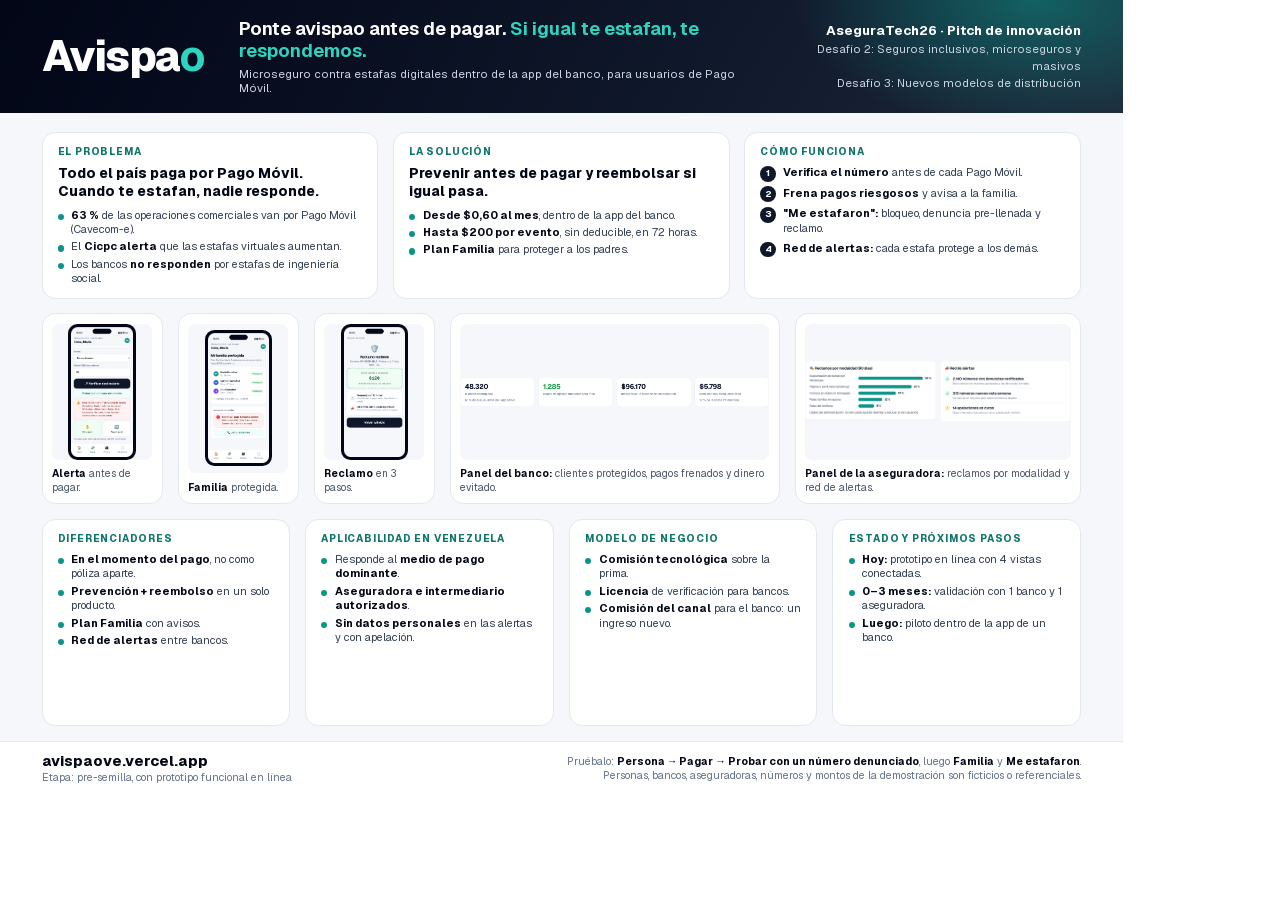
<file: postulacion/lamina.html>
<!DOCTYPE html>
<html lang="es">
<head>
<meta charset="utf-8">
<title>Avispao — Lámina resumen · AseguraTech26</title>
<style>
  @font-face { font-family: Geist; src: url(geist.woff2) format("woff2"); font-weight: 100 900; }
  @page { size: 297mm 210mm; margin: 0; }
  :root { --r50: #f0fdfa; --r100: #ccfbf1; --r200: #99f6e4; --r400: #2dd4bf; --r500: #0d9488; --r600: #0f766e; --t950: #020617; --t900: #0f172a; --t500: #64748b; --t200: #e2e8f0; }
  * { box-sizing: border-box; margin: 0; padding: 0; }
  html, body { width: 297mm; height: 210mm; }
  body { font-family: Geist, sans-serif; color: var(--t900); -webkit-print-color-adjust: exact; print-color-adjust: exact; font-size: 8.2pt; line-height: 1.32; }
  .hoja { width: 297mm; height: 210mm; display: grid; grid-template-rows: 30mm 1fr 14mm; overflow: hidden; background: #f5f7fa; }
  header { background: radial-gradient(90mm 50mm at 92% 0%, rgba(13,148,136,.55), transparent 70%), linear-gradient(120deg, #020617 0%, #0f172a 60%, #1e293b 100%); color: #fff; display: flex; align-items: center; padding: 0 11mm; gap: 9mm; }
  .logo { font-size: 32pt; font-weight: 800; letter-spacing: -0.04em; line-height: 1; }
  .logo b { color: var(--r400); }
  .lema { font-size: 14pt; font-weight: 650; line-height: 1.2; }
  .lema span { color: var(--r400); }
  .lema small { display: block; margin-top: 1.5mm; font-size: 8.5pt; font-weight: 400; color: #cbd5e1; }
  .sello { margin-left: auto; text-align: right; font-size: 8.5pt; color: #cbd5e1; line-height: 1.5; }
  .sello b { color: #fff; font-size: 10pt; }
  main { padding: 5mm 11mm 4mm; display: grid; grid-template-columns: 1fr 1fr 1fr; grid-template-rows: auto auto 1fr; gap: 3.8mm; }
  .caja { background: #fff; border-radius: 3.5mm; padding: 3.2mm 4mm; border: 0.3mm solid var(--t200); }
  h2 { font-size: 7.5pt; font-weight: 750; letter-spacing: 0.08em; text-transform: uppercase; color: var(--r600); margin-bottom: 1.8mm; }
  .grande { font-size: 10.4pt; font-weight: 750; line-height: 1.25; color: var(--t950); margin-bottom: 2mm; }
  ul { list-style: none; }
  li { position: relative; padding-left: 3.6mm; margin-top: 0.8mm; color: #334155; }
  li::before { content: ""; position: absolute; left: 0; top: 1.6mm; width: 1.6mm; height: 1.6mm; border-radius: 50%; background: var(--r500); }
  li b { color: var(--t950); }
  ol.pasos { list-style: none; counter-reset: p; }
  ol.pasos li { padding-left: 6mm; margin-top: 1.6mm; }
  ol.pasos li::before { counter-increment: p; content: counter(p); width: 4.2mm; height: 4.2mm; top: 0.1mm; background: var(--t900); color: #fff; font-size: 7pt; font-weight: 700; display: flex; align-items: center; justify-content: center; }
  .capturas { grid-column: 1 / 4; display: grid; grid-template-columns: 0.55fr 0.55fr 0.55fr 1.5fr 1.3fr; gap: 4mm; }
  .captura { background: #fff; border-radius: 3.5mm; border: 0.3mm solid var(--t200); padding: 2.5mm; display: flex; flex-direction: column; }
  .captura .img { flex: 1; border-radius: 2mm; overflow: hidden; background: #f5f7fa; height: 36mm; display: flex; align-items: center; justify-content: center; }
  .captura img { max-width: 100%; max-height: 36mm; display: block; }
  .captura img.tel { border-radius: 2.5mm; border: 0.8mm solid var(--t950); }
  .captura p { margin-top: 2mm; font-size: 7.6pt; color: #475569; }
  .captura p b { color: var(--t950); }
  .fila3 { grid-column: 1 / 4; display: grid; grid-template-columns: repeat(4, 1fr); gap: 4mm; }
  footer { background: #fff; border-top: 0.3mm solid var(--t200); display: flex; align-items: center; gap: 6mm; padding: 0 11mm; font-size: 8pt; color: var(--t500); }
  footer .url { font-size: 11pt; font-weight: 750; color: var(--t950); }
  footer .demo { margin-left: auto; text-align: right; }
  footer b { color: var(--t950); }
</style>
</head>
<body>
<div class="hoja">
  <header>
    <div class="logo">Avispa<b>o</b></div>
    <div class="lema">Ponte avispao antes de pagar. <span>Si igual te estafan, te respondemos.</span>
      <small>Microseguro contra estafas digitales dentro de la app del banco, para usuarios de Pago Móvil.</small></div>
    <div class="sello"><b>AseguraTech26 · Pitch de innovación</b><br>Desafío 2: Seguros inclusivos, microseguros y masivos<br>Desafío 3: Nuevos modelos de distribución</div>
  </header>
  <main>
    <div class="caja">
      <h2>El problema</h2>
      <div class="grande">Todo el país paga por Pago Móvil. Cuando te estafan, nadie responde.</div>
      <ul>
        <li><b>63 %</b> de las operaciones comerciales van por Pago Móvil (Cavecom-e).</li>
        <li>El <b>Cicpc alerta</b> que las estafas virtuales aumentan.</li>
        <li>Los bancos <b>no responden</b> por estafas de ingeniería social.</li>
      </ul>
    </div>
    <div class="caja">
      <h2>La solución</h2>
      <div class="grande">Prevenir antes de pagar y reembolsar si igual pasa.</div>
      <ul>
        <li><b>Desde $0,60 al mes</b>, dentro de la app del banco.</li>
        <li><b>Hasta $200 por evento</b>, sin deducible, en 72 horas.</li>
        <li><b>Plan Familia</b> para proteger a los padres.</li>
      </ul>
    </div>
    <div class="caja">
      <h2>Cómo funciona</h2>
      <ol class="pasos">
        <li><b>Verifica el número</b> antes de cada Pago Móvil.</li>
        <li><b>Frena pagos riesgosos</b> y avisa a la familia.</li>
        <li><b>"Me estafaron":</b> bloqueo, denuncia pre-llenada y reclamo.</li>
        <li><b>Red de alertas:</b> cada estafa protege a los demás.</li>
      </ol>
    </div>
    <div class="capturas">
      <div class="captura"><div class="img"><img class="tel" src="img/tel-alerta.png"></div><p><b>Alerta</b> antes de pagar.</p></div>
      <div class="captura"><div class="img"><img class="tel" src="img/tel-familia.png"></div><p><b>Familia</b> protegida.</p></div>
      <div class="captura"><div class="img"><img class="tel" src="img/tel-enviado.png"></div><p><b>Reclamo</b> en 3 pasos.</p></div>
      <div class="captura"><div class="img"><img src="img/banco-kpis.png"></div><p><b>Panel del banco:</b> clientes protegidos, pagos frenados y dinero evitado.</p></div>
      <div class="captura"><div class="img"><img src="img/ase-graficos.png"></div><p><b>Panel de la aseguradora:</b> reclamos por modalidad y red de alertas.</p></div>
    </div>
    <div class="fila3">
      <div class="caja">
        <h2>Diferenciadores</h2>
        <ul>
          <li><b>En el momento del pago</b>, no como póliza aparte.</li>
          <li><b>Prevención + reembolso</b> en un solo producto.</li>
          <li><b>Plan Familia</b> con avisos.</li>
          <li><b>Red de alertas</b> entre bancos.</li>
        </ul>
      </div>
      <div class="caja">
        <h2>Aplicabilidad en Venezuela</h2>
        <ul>
          <li>Responde al <b>medio de pago dominante</b>.</li>
          <li><b>Aseguradora e intermediario autorizados</b>.</li>
          <li><b>Sin datos personales</b> en las alertas y con apelación.</li>
        </ul>
      </div>
      <div class="caja">
        <h2>Modelo de negocio</h2>
        <ul>
          <li><b>Comisión tecnológica</b> sobre la prima.</li>
          <li><b>Licencia</b> de verificación para bancos.</li>
          <li><b>Comisión del canal</b> para el banco: un ingreso nuevo.</li>
        </ul>
      </div>
      <div class="caja">
        <h2>Estado y próximos pasos</h2>
        <ul>
          <li><b>Hoy:</b> prototipo en línea con 4 vistas conectadas.</li>
          <li><b>0–3 meses:</b> validación con 1 banco y 1 aseguradora.</li>
          <li><b>Luego:</b> piloto dentro de la app de un banco.</li>
        </ul>
      </div>
    </div>
  </main>
  <footer>
    <div><div class="url">avispaove.vercel.app</div>Etapa: pre-semilla, con prototipo funcional en línea</div>
    <div class="demo">Pruébalo: <b>Persona → Pagar → Probar con un número denunciado</b>, luego <b>Familia</b> y <b>Me estafaron</b>.<br>Personas, bancos, aseguradoras, números y montos de la demostración son ficticios o referenciales.</div>
  </footer>
</div>
</body>
</html>
</file>
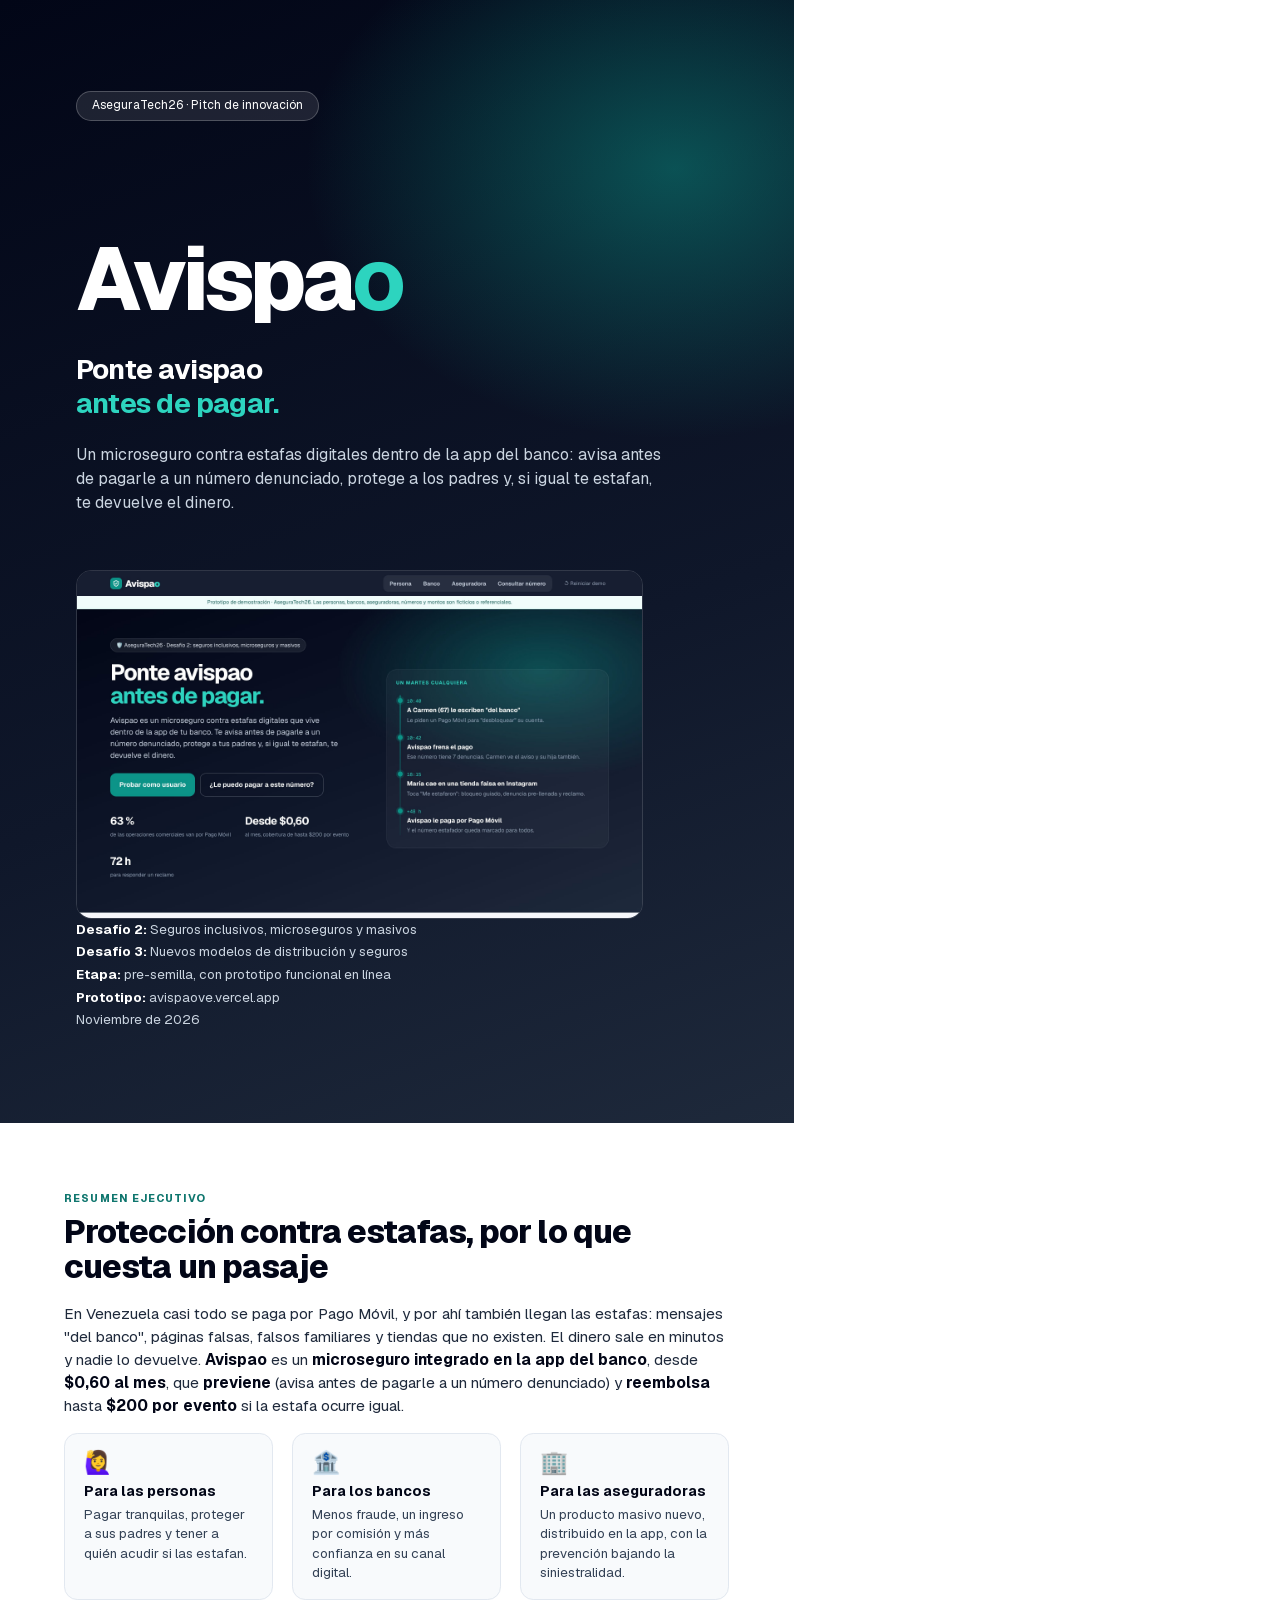
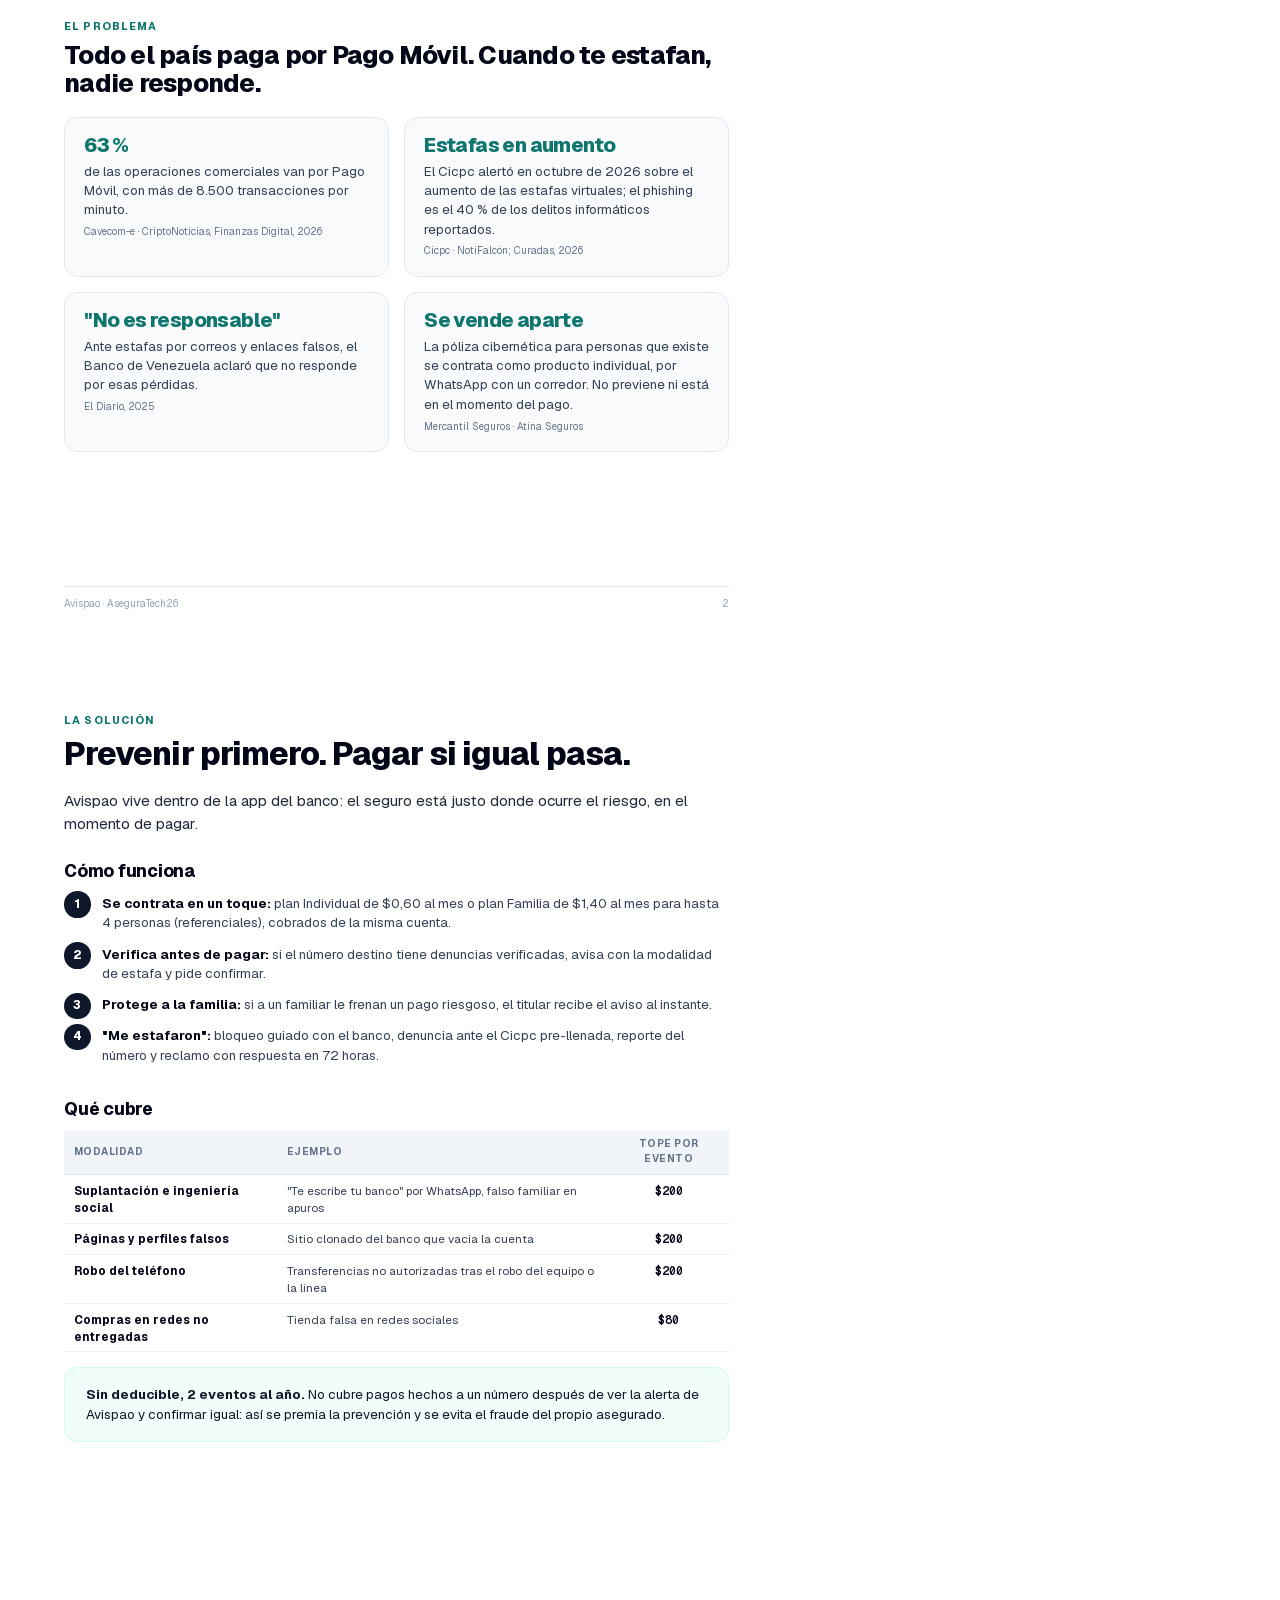
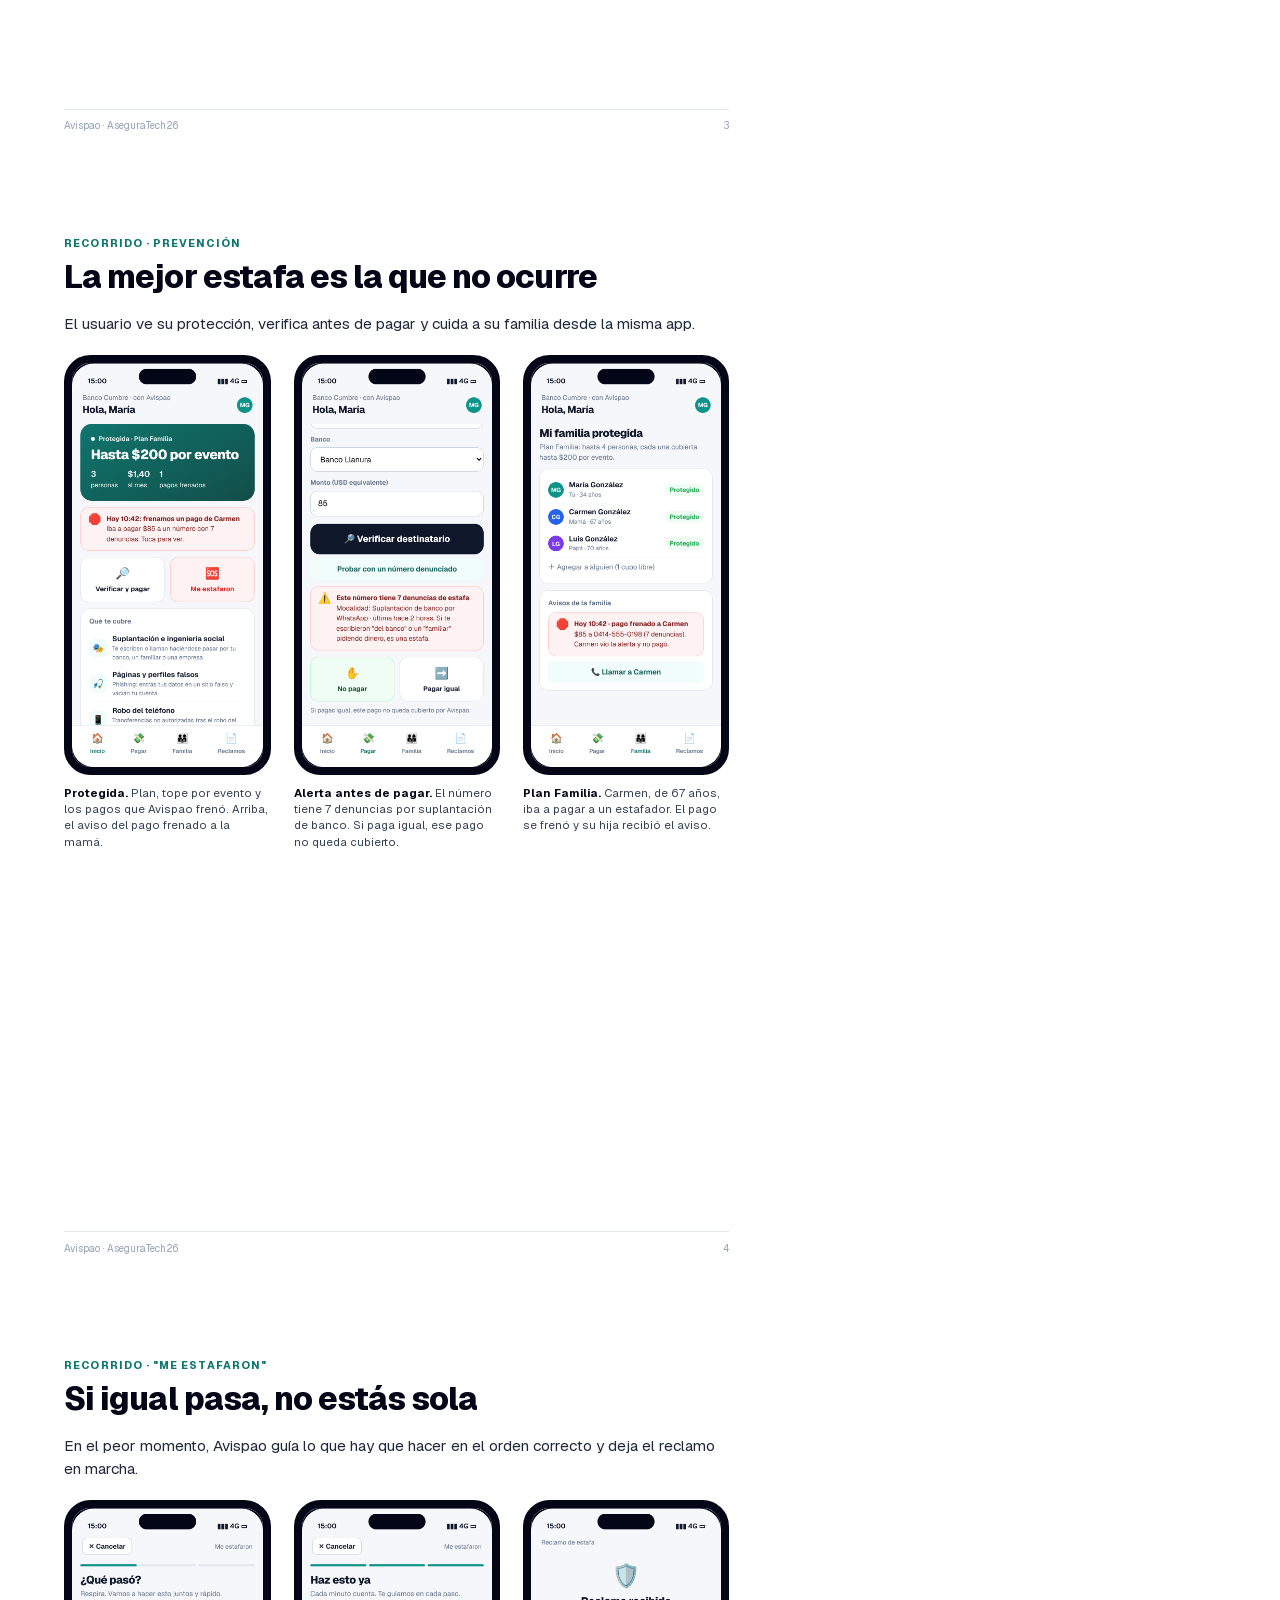
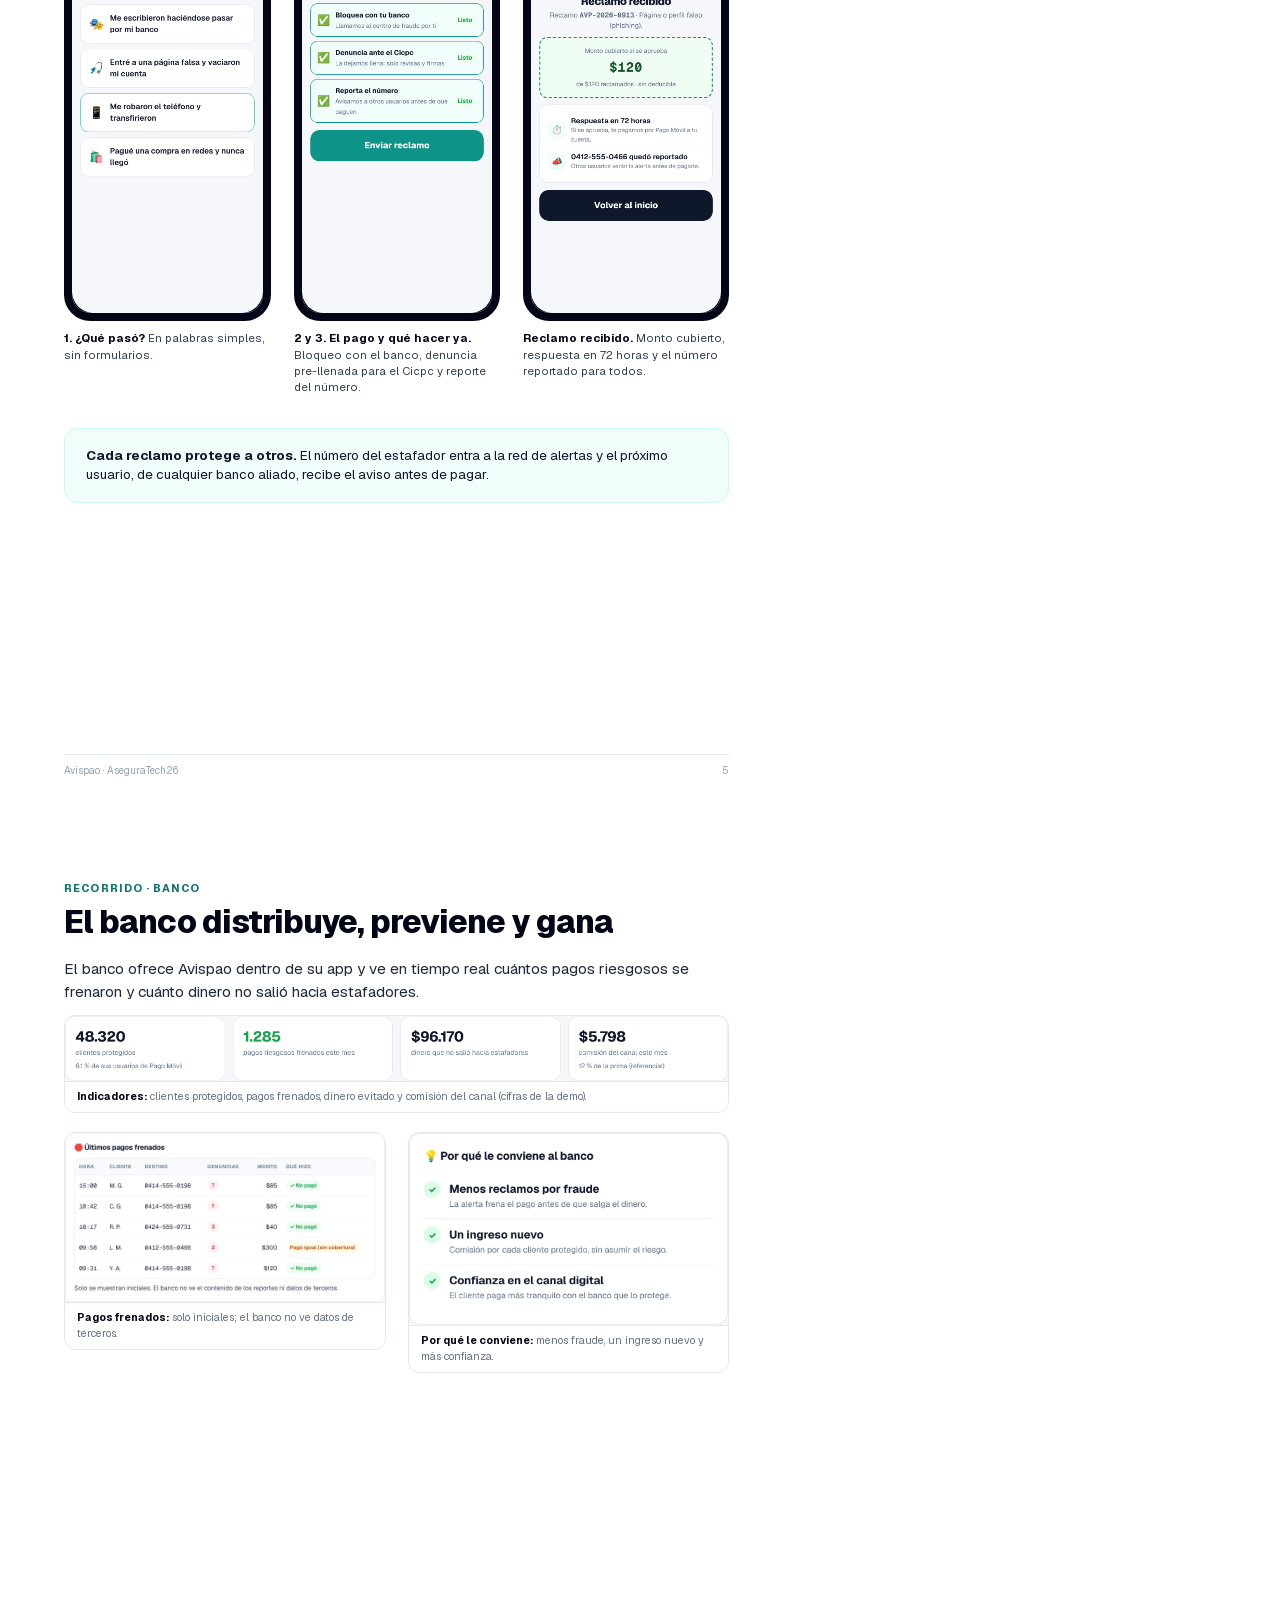
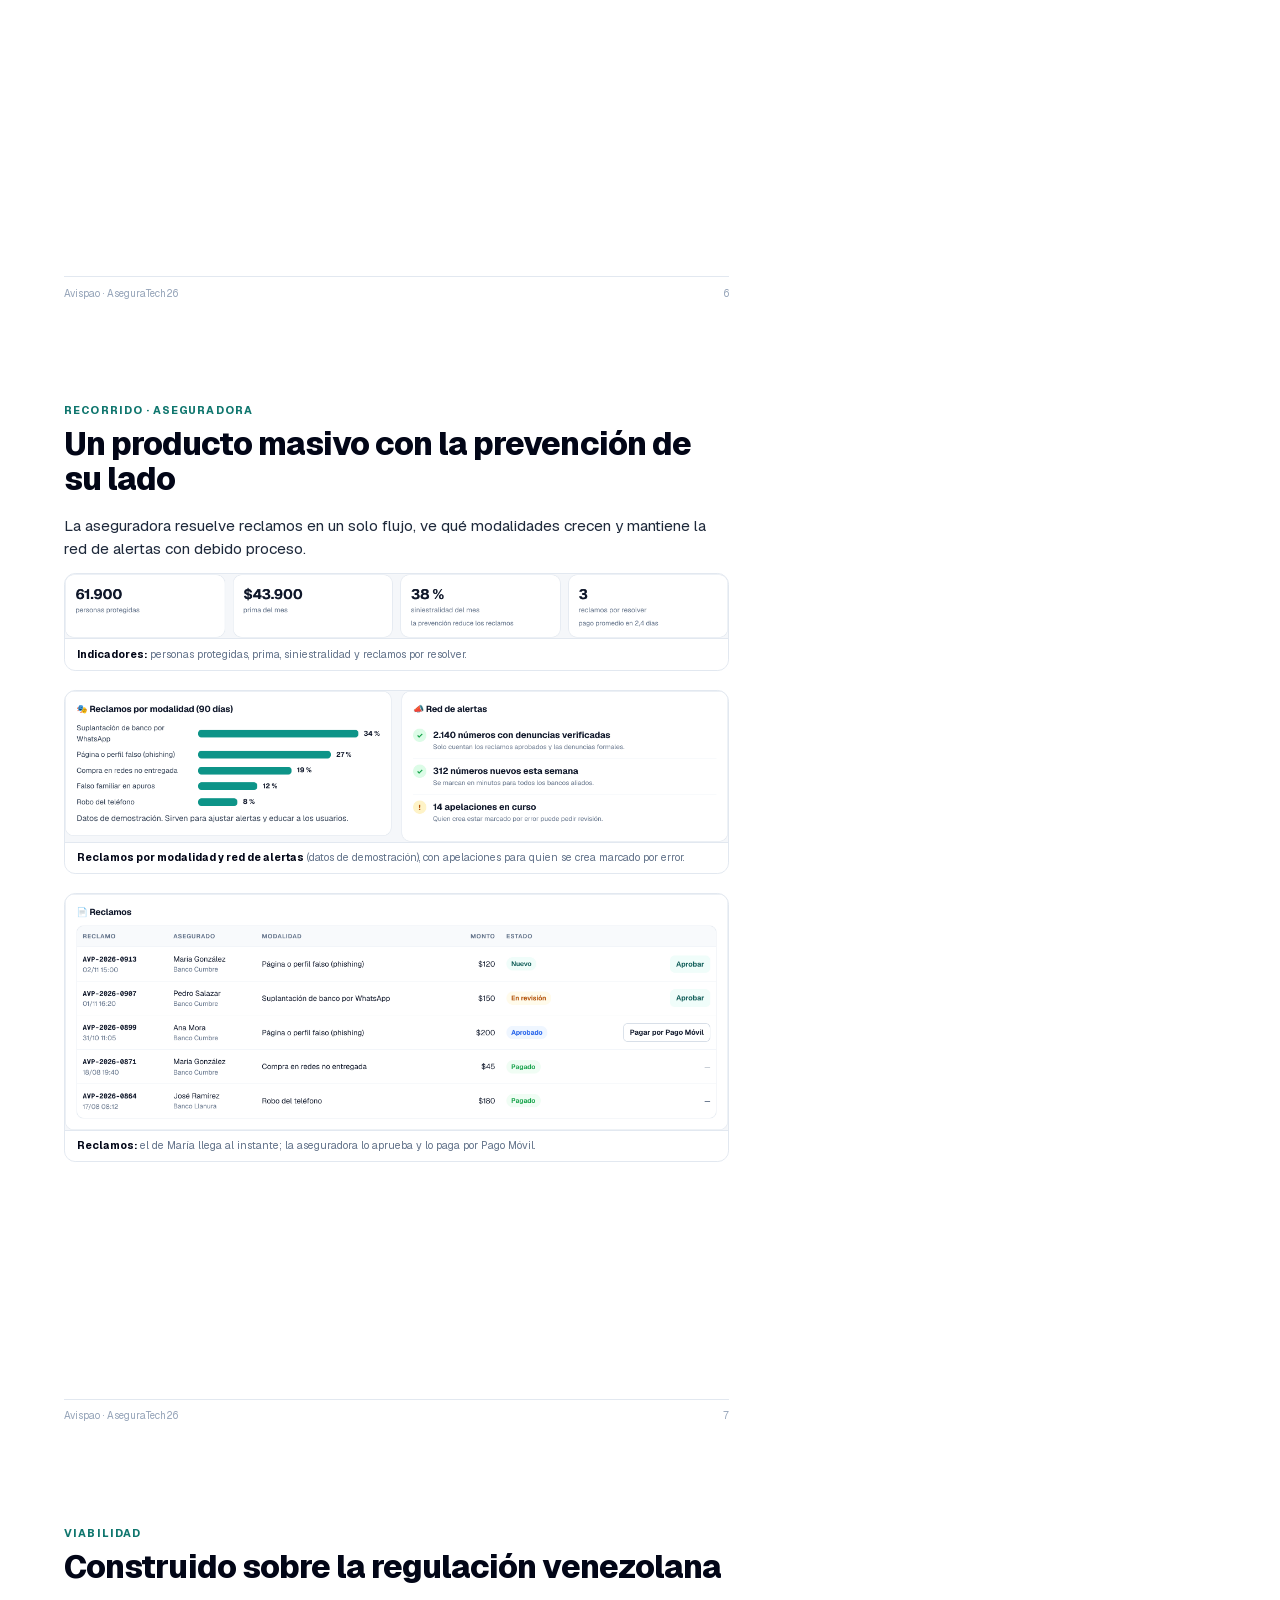
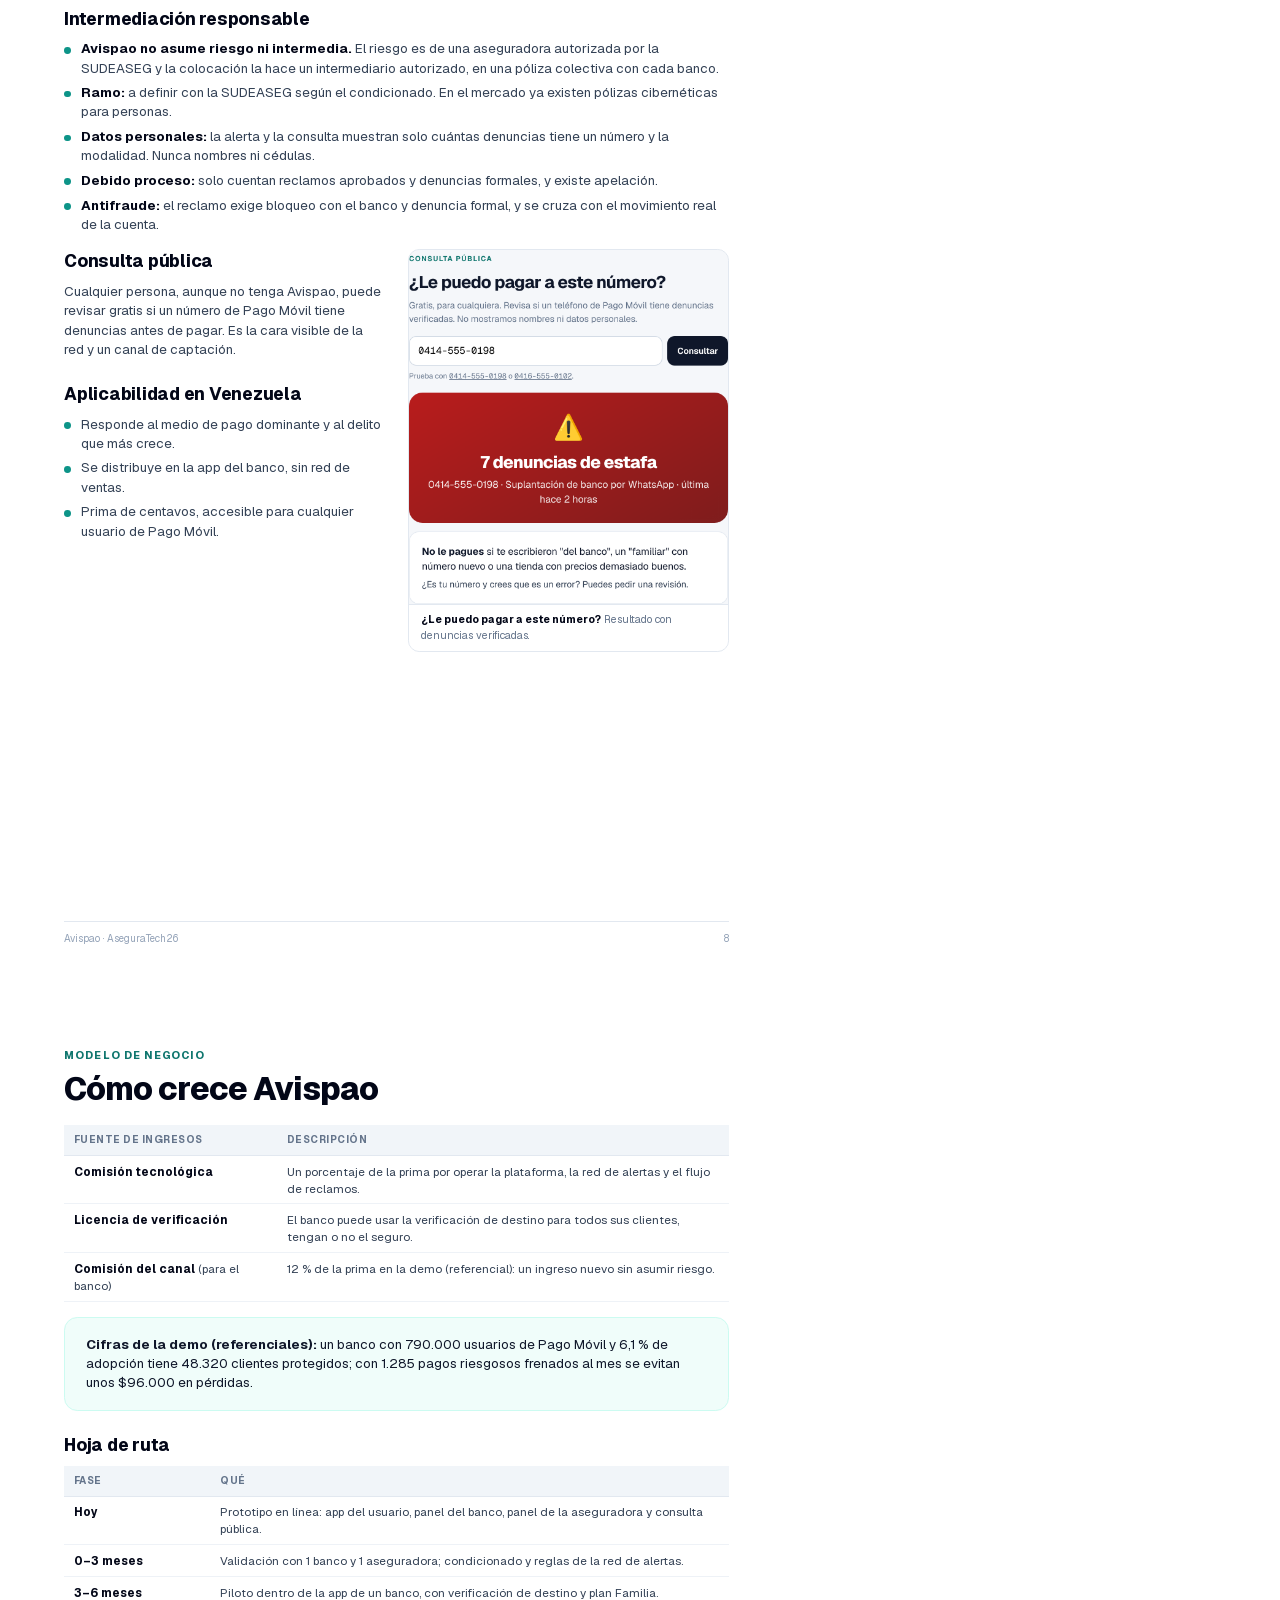
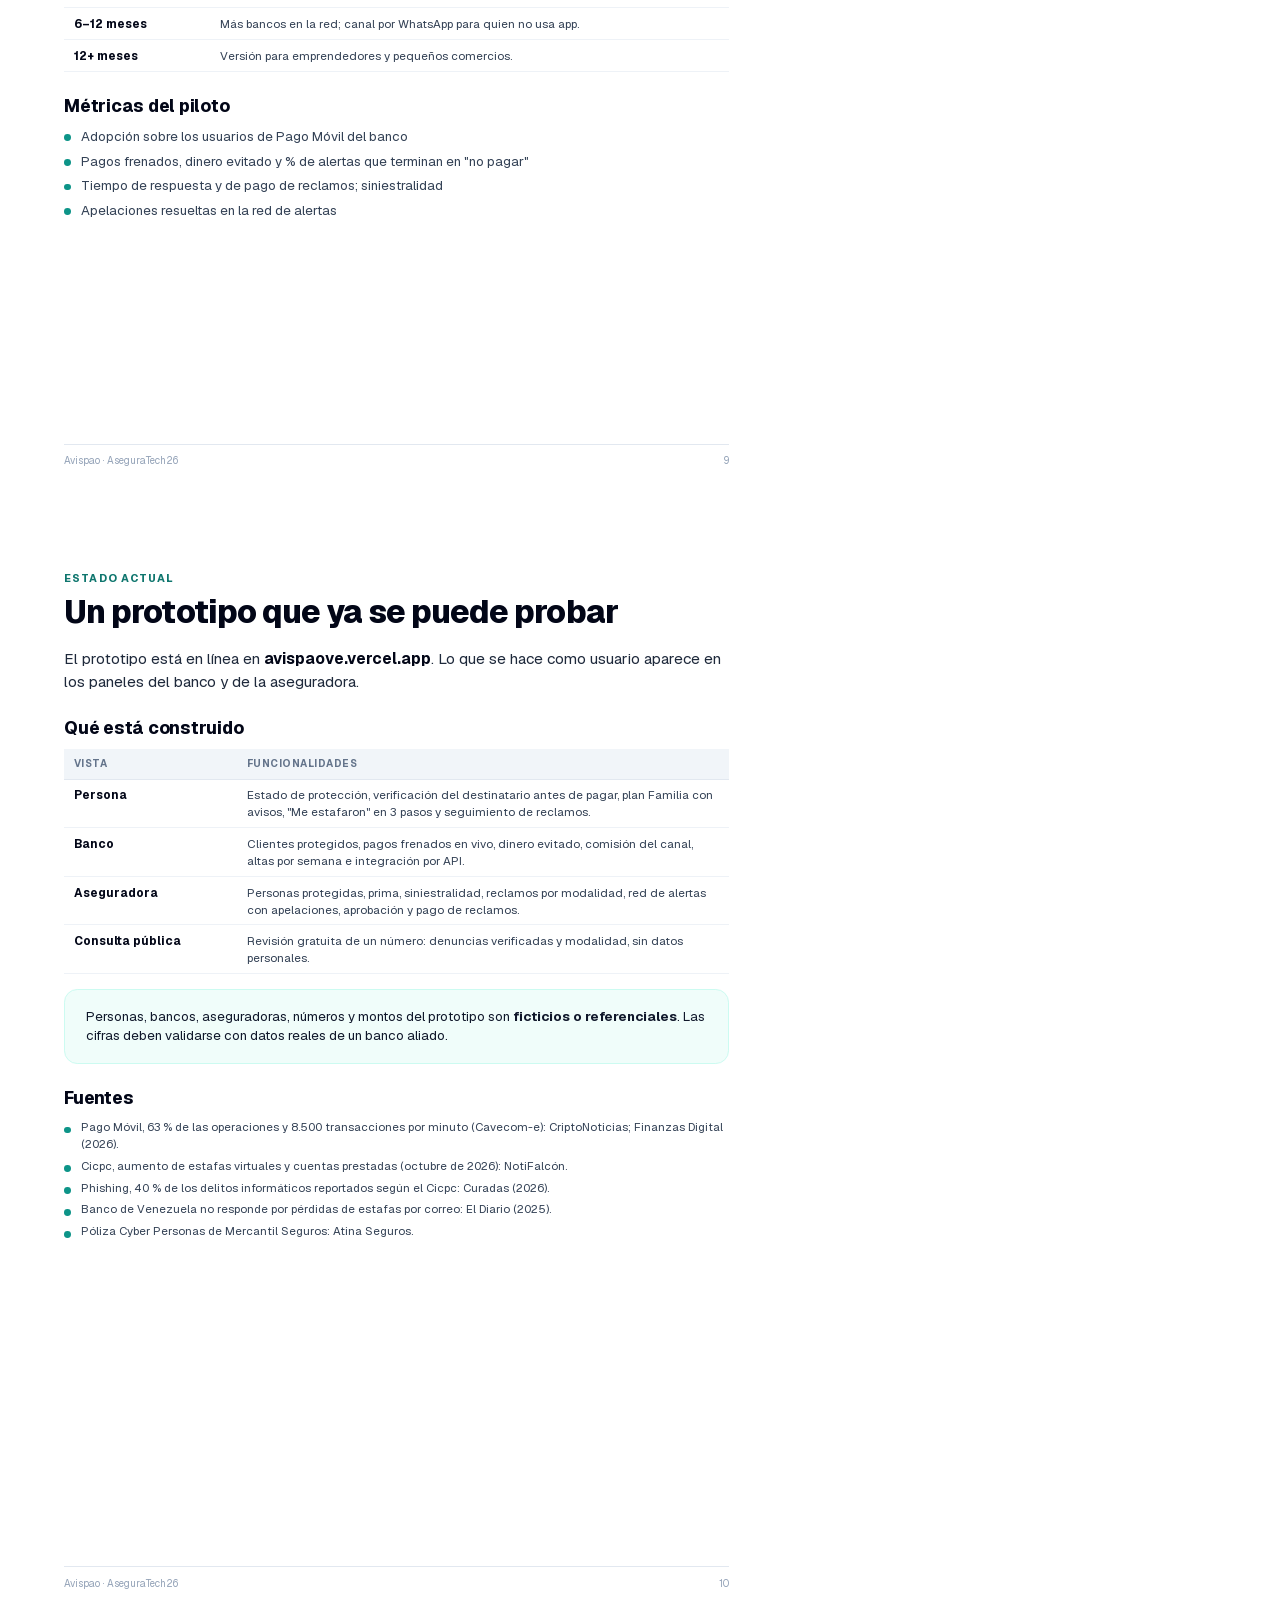
<file: postulacion/principal.html>
<!DOCTYPE html>
<html lang="es">
<head>
<meta charset="utf-8">
<title>Avispao — Propuesta de innovación · AseguraTech26</title>
<style>
  @font-face { font-family: Geist; src: url(geist.woff2) format("woff2"); font-weight: 100 900; }
  @font-face { font-family: GeistMono; src: url(geist-mono.woff2) format("woff2"); font-weight: 100 900; }
  @page { size: 210mm 297mm; margin: 0; }
  :root { --r50: #f0fdfa; --r100: #ccfbf1; --r200: #99f6e4; --r400: #2dd4bf; --r500: #0d9488; --r600: #0f766e; --r700: #115e59; --t950: #020617; --t900: #0f172a; --t700: #334155; --t500: #64748b; --t200: #e2e8f0; --t100: #f1f5f9; --verde: #16a34a; }
  * { box-sizing: border-box; margin: 0; padding: 0; }
  body { font-family: Geist, sans-serif; color: var(--t900); font-size: 10pt; line-height: 1.45; -webkit-print-color-adjust: exact; print-color-adjust: exact; }
  .pagina { width: 210mm; height: 297mm; position: relative; overflow: hidden; page-break-after: always; padding: 18mm 17mm 20mm; background: #fff; }
  .pagina:last-child { page-break-after: auto; }
  .pie { position: absolute; left: 17mm; right: 17mm; bottom: 9mm; display: flex; justify-content: space-between; font-size: 7.5pt; color: #94a3b8; border-top: 0.3mm solid var(--t200); padding-top: 2.5mm; }
  .seccion { font-size: 8pt; font-weight: 750; letter-spacing: 0.1em; text-transform: uppercase; color: var(--r600); }
  h1 { font-size: 24pt; font-weight: 800; letter-spacing: -0.03em; line-height: 1.1; color: var(--t950); margin: 2mm 0 5mm; }
  h2 { font-size: 13pt; font-weight: 750; letter-spacing: -0.015em; color: var(--t950); margin: 6mm 0 2mm; }
  h3 { font-size: 10.5pt; font-weight: 700; color: var(--t950); margin-bottom: 1mm; }
  p { color: #334155; margin-bottom: 2.5mm; }
  p b, li b, td b { color: var(--t950); }
  .intro { font-size: 11.5pt; line-height: 1.5; color: #1e293b; }
  ul { list-style: none; margin-bottom: 3mm; }
  li { position: relative; padding-left: 4.5mm; margin-top: 1.4mm; color: #334155; }
  li::before { content: ""; position: absolute; left: 0; top: 2mm; width: 1.8mm; height: 1.8mm; border-radius: 50%; background: var(--r500); }
  .cols { display: grid; grid-template-columns: 1fr 1fr; gap: 6mm; }
  .cols3 { display: grid; grid-template-columns: 1fr 1fr 1fr; gap: 5mm; }
  .tarjeta { border: 0.3mm solid var(--t200); border-radius: 3.5mm; padding: 4.5mm 5mm; background: #f8fafc; }
  .tarjeta .ic { font-size: 17pt; line-height: 1; margin-bottom: 2mm; }
  .tarjeta .dato { font-size: 15pt; font-weight: 800; letter-spacing: -0.03em; color: var(--r600); line-height: 1.05; margin-bottom: 1.5mm; }
  .fuente { font-size: 7.5pt; color: var(--t500); margin-top: 1.5mm; }
  .destacado { background: var(--r50); border: 0.3mm solid var(--r100); border-radius: 3.5mm; padding: 4.5mm 5.5mm; margin: 4mm 0; }
  .destacado.verde { background: #f0fdf4; border-color: #bbf7d0; }
  figure { border: 0.3mm solid var(--t200); border-radius: 3mm; overflow: hidden; background: #f5f7fa; }
  figure img { display: block; width: 100%; }
  figcaption { font-size: 8pt; color: var(--t500); padding: 2mm 3mm; background: #fff; border-top: 0.3mm solid var(--t200); }
  figcaption b { color: var(--t950); }
  .tel { text-align: center; }
  .tel img { width: 100%; border-radius: 7mm; border: 2.2mm solid var(--t950); display: block; }
  .tel p { font-size: 8.5pt; margin-top: 2.5mm; color: var(--t700); text-align: left; }
  .paso { display: flex; gap: 3mm; align-items: baseline; }
  .num { flex: 0 0 auto; width: 7mm; height: 7mm; border-radius: 50%; background: var(--t900); color: #fff; font-weight: 750; font-size: 9pt; display: inline-flex; align-items: center; justify-content: center; }
  table { width: 100%; border-collapse: collapse; font-size: 8.8pt; margin: 2mm 0 3mm; }
  th { text-align: left; font-size: 7.5pt; letter-spacing: 0.05em; text-transform: uppercase; color: var(--t500); background: var(--t100); padding: 2mm 2.5mm; border-bottom: 0.3mm solid var(--t200); }
  td { padding: 1.8mm 2.5mm; border-bottom: 0.3mm solid #eef2f7; color: #334155; vertical-align: top; }
  td.cod { font-family: GeistMono, monospace; text-align: center; color: var(--t950); font-weight: 600; }
  .mono { font-family: GeistMono, monospace; }
  .tl { position: relative; padding-left: 7mm; }
  .tl::before { content: ""; position: absolute; left: 2.2mm; top: 2mm; bottom: 2mm; width: 0.5mm; background: var(--r200); }
  .tl .it { position: relative; margin-bottom: 3mm; }
  .tl .it::before { content: ""; position: absolute; left: -6.3mm; top: 1.2mm; width: 3mm; height: 3mm; border-radius: 50%; background: var(--r500); }
  .tl .h { font-family: GeistMono, monospace; font-size: 8pt; color: var(--r600); }

  .portada { background: radial-gradient(150mm 110mm at 85% 15%, rgba(13,148,136,.5) 0%, transparent 65%), linear-gradient(160deg, #020617 0%, #0f172a 60%, #1e293b 100%); color: #fff; padding: 24mm 20mm; display: flex; flex-direction: column; }
  .portada .logo { font-size: 66pt; font-weight: 800; letter-spacing: -0.045em; line-height: 1; margin-top: 30mm; }
  .portada .logo b { color: var(--r400); }
  .portada .lema { font-size: 21pt; font-weight: 700; line-height: 1.2; margin-top: 8mm; letter-spacing: -0.02em; }
  .portada .lema span { color: var(--r400); }
  .portada .sub { font-size: 12pt; color: #cbd5e1; margin-top: 6mm; line-height: 1.5; max-width: 155mm; }
  .portada .datos { margin-top: auto; font-size: 10pt; color: #cbd5e1; line-height: 1.7; }
  .portada .datos b { color: #fff; }
  .portada .vista { margin-top: 12mm; border-radius: 4mm; overflow: hidden; border: 0.4mm solid rgba(255,255,255,.15); width: 150mm; }
  .portada .vista img { width: 100%; display: block; }
  .chip { display: inline-block; align-self: flex-start; padding: 1.5mm 4mm; border-radius: 99px; background: rgba(255,255,255,0.1); border: 0.3mm solid rgba(255,255,255,0.22); font-size: 9pt; color: #fff; }
</style>
</head>
<body>

<!-- 1. Portada -->
<section class="pagina portada">
  <span class="chip">AseguraTech26 · Pitch de innovación</span>
  <div class="logo">Avispa<b>o</b></div>
  <div class="lema">Ponte avispao<br><span>antes de pagar.</span></div>
  <p class="sub">Un microseguro contra estafas digitales dentro de la app del banco: avisa antes de pagarle a un número denunciado, protege a los padres y, si igual te estafan, te devuelve el dinero.</p>
  <div class="vista"><img src="img/landing.jpg" alt=""></div>
  <div class="datos">
    <b>Desafío 2:</b> Seguros inclusivos, microseguros y masivos<br>
    <b>Desafío 3:</b> Nuevos modelos de distribución y seguros<br>
    <b>Etapa:</b> pre-semilla, con prototipo funcional en línea<br>
    <b>Prototipo:</b> avispaove.vercel.app<br>
    Noviembre de 2026
  </div>
</section>

<!-- 2. Resumen y problema -->
<section class="pagina">
  <div class="seccion">Resumen ejecutivo</div>
  <h1>Protección contra estafas, por lo que cuesta un pasaje</h1>
  <p class="intro">En Venezuela casi todo se paga por Pago Móvil, y por ahí también llegan las estafas: mensajes "del banco", páginas falsas, falsos familiares y tiendas que no existen. El dinero sale en minutos y nadie lo devuelve. <b>Avispao</b> es un <b>microseguro integrado en la app del banco</b>, desde <b>$0,60 al mes</b>, que <b>previene</b> (avisa antes de pagarle a un número denunciado) y <b>reembolsa</b> hasta <b>$200 por evento</b> si la estafa ocurre igual.</p>
  <div class="cols3" style="margin:4mm 0">
    <div class="tarjeta"><div class="ic">🙋‍♀️</div><h3>Para las personas</h3><p style="margin:0">Pagar tranquilas, proteger a sus padres y tener a quién acudir si las estafan.</p></div>
    <div class="tarjeta"><div class="ic">🏦</div><h3>Para los bancos</h3><p style="margin:0">Menos fraude, un ingreso por comisión y más confianza en su canal digital.</p></div>
    <div class="tarjeta"><div class="ic">🏢</div><h3>Para las aseguradoras</h3><p style="margin:0">Un producto masivo nuevo, distribuido en la app, con la prevención bajando la siniestralidad.</p></div>
  </div>
  <div class="seccion" style="margin-top:5mm">El problema</div>
  <h1 style="font-size:19pt">Todo el país paga por Pago Móvil. Cuando te estafan, nadie responde.</h1>
  <div class="cols" style="gap:4mm">
    <div class="tarjeta"><div class="dato">63 %</div><p style="margin:0">de las operaciones comerciales van por Pago Móvil, con más de 8.500 transacciones por minuto.</p><div class="fuente">Cavecom-e · CriptoNoticias, Finanzas Digital, 2026</div></div>
    <div class="tarjeta"><div class="dato">Estafas en aumento</div><p style="margin:0">El Cicpc alertó en octubre de 2026 sobre el aumento de las estafas virtuales; el phishing es el 40 % de los delitos informáticos reportados.</p><div class="fuente">Cicpc · NotiFalcón; Curadas, 2026</div></div>
    <div class="tarjeta"><div class="dato">"No es responsable"</div><p style="margin:0">Ante estafas por correos y enlaces falsos, el Banco de Venezuela aclaró que no responde por esas pérdidas.</p><div class="fuente">El Diario, 2025</div></div>
    <div class="tarjeta"><div class="dato">Se vende aparte</div><p style="margin:0">La póliza cibernética para personas que existe se contrata como producto individual, por WhatsApp con un corredor. No previene ni está en el momento del pago.</p><div class="fuente">Mercantil Seguros · Atina Seguros</div></div>
  </div>
  <div class="pie"><span>Avispao · AseguraTech26</span><span>2</span></div>
</section>

<!-- 3. Solución -->
<section class="pagina">
  <div class="seccion">La solución</div>
  <h1>Prevenir primero. Pagar si igual pasa.</h1>
  <p class="intro">Avispao vive dentro de la app del banco: el seguro está justo donde ocurre el riesgo, en el momento de pagar.</p>
  <h2>Cómo funciona</h2>
  <div class="paso"><span class="num">1</span><p><b>Se contrata en un toque:</b> plan Individual de $0,60 al mes o plan Familia de $1,40 al mes para hasta 4 personas (referenciales), cobrados de la misma cuenta.</p></div>
  <div class="paso"><span class="num">2</span><p><b>Verifica antes de pagar:</b> si el número destino tiene denuncias verificadas, avisa con la modalidad de estafa y pide confirmar.</p></div>
  <div class="paso"><span class="num">3</span><p><b>Protege a la familia:</b> si a un familiar le frenan un pago riesgoso, el titular recibe el aviso al instante.</p></div>
  <div class="paso"><span class="num">4</span><p><b>"Me estafaron":</b> bloqueo guiado con el banco, denuncia ante el Cicpc pre-llenada, reporte del número y reclamo con respuesta en 72 horas.</p></div>
  <h2>Qué cubre</h2>
  <table>
    <tr><th>Modalidad</th><th>Ejemplo</th><th style="text-align:center">Tope por evento</th></tr>
    <tr><td><b>Suplantación e ingeniería social</b></td><td>"Te escribe tu banco" por WhatsApp, falso familiar en apuros</td><td class="cod">$200</td></tr>
    <tr><td><b>Páginas y perfiles falsos</b></td><td>Sitio clonado del banco que vacía la cuenta</td><td class="cod">$200</td></tr>
    <tr><td><b>Robo del teléfono</b></td><td>Transferencias no autorizadas tras el robo del equipo o la línea</td><td class="cod">$200</td></tr>
    <tr><td><b>Compras en redes no entregadas</b></td><td>Tienda falsa en redes sociales</td><td class="cod">$80</td></tr>
  </table>
  <div class="destacado"><b>Sin deducible, 2 eventos al año.</b> No cubre pagos hechos a un número después de ver la alerta de Avispao y confirmar igual: así se premia la prevención y se evita el fraude del propio asegurado.</div>
  <div class="pie"><span>Avispao · AseguraTech26</span><span>3</span></div>
</section>

<!-- 4. Prevención -->
<section class="pagina">
  <div class="seccion">Recorrido · Prevención</div>
  <h1>La mejor estafa es la que no ocurre</h1>
  <p class="intro">El usuario ve su protección, verifica antes de pagar y cuida a su familia desde la misma app.</p>
  <div class="cols3" style="margin-top:5mm;gap:6mm">
    <div class="tel"><img src="img/tel-inicio.png" alt=""><p><b>Protegida.</b> Plan, tope por evento y los pagos que Avispao frenó. Arriba, el aviso del pago frenado a la mamá.</p></div>
    <div class="tel"><img src="img/tel-alerta.png" alt=""><p><b>Alerta antes de pagar.</b> El número tiene 7 denuncias por suplantación de banco. Si paga igual, ese pago no queda cubierto.</p></div>
    <div class="tel"><img src="img/tel-familia.png" alt=""><p><b>Plan Familia.</b> Carmen, de 67 años, iba a pagar a un estafador. El pago se frenó y su hija recibió el aviso.</p></div>
  </div>
  <div class="pie"><span>Avispao · AseguraTech26</span><span>4</span></div>
</section>

<!-- 5. Me estafaron -->
<section class="pagina">
  <div class="seccion">Recorrido · "Me estafaron"</div>
  <h1>Si igual pasa, no estás sola</h1>
  <p class="intro">En el peor momento, Avispao guía lo que hay que hacer en el orden correcto y deja el reclamo en marcha.</p>
  <div class="cols3" style="margin-top:5mm;gap:6mm">
    <div class="tel"><img src="img/tel-paso1.png" alt=""><p><b>1. ¿Qué pasó?</b> En palabras simples, sin formularios.</p></div>
    <div class="tel"><img src="img/tel-pasos.png" alt=""><p><b>2 y 3. El pago y qué hacer ya.</b> Bloqueo con el banco, denuncia pre-llenada para el Cicpc y reporte del número.</p></div>
    <div class="tel"><img src="img/tel-enviado.png" alt=""><p><b>Reclamo recibido.</b> Monto cubierto, respuesta en 72 horas y el número reportado para todos.</p></div>
  </div>
  <div class="destacado" style="margin-top:6mm"><b>Cada reclamo protege a otros.</b> El número del estafador entra a la red de alertas y el próximo usuario, de cualquier banco aliado, recibe el aviso antes de pagar.</div>
  <div class="pie"><span>Avispao · AseguraTech26</span><span>5</span></div>
</section>

<!-- 6. Banco -->
<section class="pagina">
  <div class="seccion">Recorrido · Banco</div>
  <h1>El banco distribuye, previene y gana</h1>
  <p class="intro">El banco ofrece Avispao dentro de su app y ve en tiempo real cuántos pagos riesgosos se frenaron y cuánto dinero no salió hacia estafadores.</p>
  <figure style="margin-top:3mm"><img src="img/banco-kpis.png" alt=""><figcaption><b>Indicadores:</b> clientes protegidos, pagos frenados, dinero evitado y comisión del canal (cifras de la demo).</figcaption></figure>
  <div class="cols" style="margin-top:5mm;align-items:start">
    <figure><img src="img/banco-frenados.png" alt=""><figcaption><b>Pagos frenados:</b> solo iniciales; el banco no ve datos de terceros.</figcaption></figure>
    <figure><img src="img/banco-porque.png" alt=""><figcaption><b>Por qué le conviene:</b> menos fraude, un ingreso nuevo y más confianza.</figcaption></figure>
  </div>
  <div class="pie"><span>Avispao · AseguraTech26</span><span>6</span></div>
</section>

<!-- 7. Aseguradora -->
<section class="pagina">
  <div class="seccion">Recorrido · Aseguradora</div>
  <h1>Un producto masivo con la prevención de su lado</h1>
  <p class="intro">La aseguradora resuelve reclamos en un solo flujo, ve qué modalidades crecen y mantiene la red de alertas con debido proceso.</p>
  <figure style="margin-top:3mm"><img src="img/ase-kpis.png" alt=""><figcaption><b>Indicadores:</b> personas protegidas, prima, siniestralidad y reclamos por resolver.</figcaption></figure>
  <figure style="margin-top:5mm"><img src="img/ase-graficos.png" alt=""><figcaption><b>Reclamos por modalidad y red de alertas</b> (datos de demostración), con apelaciones para quien se crea marcado por error.</figcaption></figure>
  <figure style="margin-top:5mm"><img src="img/ase-reclamos.png" alt=""><figcaption><b>Reclamos:</b> el de María llega al instante; la aseguradora lo aprueba y lo paga por Pago Móvil.</figcaption></figure>
  <div class="pie"><span>Avispao · AseguraTech26</span><span>7</span></div>
</section>

<!-- 8. Regulación -->
<section class="pagina">
  <div class="seccion">Viabilidad</div>
  <h1>Construido sobre la regulación venezolana</h1>
  <h2>Intermediación responsable</h2>
  <ul>
    <li><b>Avispao no asume riesgo ni intermedia.</b> El riesgo es de una aseguradora autorizada por la SUDEASEG y la colocación la hace un intermediario autorizado, en una póliza colectiva con cada banco.</li>
    <li><b>Ramo:</b> a definir con la SUDEASEG según el condicionado. En el mercado ya existen pólizas cibernéticas para personas.</li>
    <li><b>Datos personales:</b> la alerta y la consulta muestran solo cuántas denuncias tiene un número y la modalidad. Nunca nombres ni cédulas.</li>
    <li><b>Debido proceso:</b> solo cuentan reclamos aprobados y denuncias formales, y existe apelación.</li>
    <li><b>Antifraude:</b> el reclamo exige bloqueo con el banco y denuncia formal, y se cruza con el movimiento real de la cuenta.</li>
  </ul>
  <div class="cols" style="margin-top:4mm;align-items:start">
    <div>
      <h2 style="margin-top:0">Consulta pública</h2>
      <p>Cualquier persona, aunque no tenga Avispao, puede revisar gratis si un número de Pago Móvil tiene denuncias antes de pagar. Es la cara visible de la red y un canal de captación.</p>
      <h2>Aplicabilidad en Venezuela</h2>
      <ul>
        <li>Responde al medio de pago dominante y al delito que más crece.</li>
        <li>Se distribuye en la app del banco, sin red de ventas.</li>
        <li>Prima de centavos, accesible para cualquier usuario de Pago Móvil.</li>
      </ul>
    </div>
    <figure><img src="img/consulta.png" alt=""><figcaption><b>¿Le puedo pagar a este número?</b> Resultado con denuncias verificadas.</figcaption></figure>
  </div>
  <div class="pie"><span>Avispao · AseguraTech26</span><span>8</span></div>
</section>

<!-- 9. Negocio -->
<section class="pagina">
  <div class="seccion">Modelo de negocio</div>
  <h1>Cómo crece Avispao</h1>
  <table>
    <tr><th style="width:32%">Fuente de ingresos</th><th>Descripción</th></tr>
    <tr><td><b>Comisión tecnológica</b></td><td>Un porcentaje de la prima por operar la plataforma, la red de alertas y el flujo de reclamos.</td></tr>
    <tr><td><b>Licencia de verificación</b></td><td>El banco puede usar la verificación de destino para todos sus clientes, tengan o no el seguro.</td></tr>
    <tr><td><b>Comisión del canal</b> (para el banco)</td><td>12 % de la prima en la demo (referencial): un ingreso nuevo sin asumir riesgo.</td></tr>
  </table>
  <div class="destacado"><b>Cifras de la demo (referenciales):</b> un banco con 790.000 usuarios de Pago Móvil y 6,1 % de adopción tiene 48.320 clientes protegidos; con 1.285 pagos riesgosos frenados al mes se evitan unos $96.000 en pérdidas.</div>
  <h2>Hoja de ruta</h2>
  <table>
    <tr><th style="width:22%">Fase</th><th>Qué</th></tr>
    <tr><td><b>Hoy</b></td><td>Prototipo en línea: app del usuario, panel del banco, panel de la aseguradora y consulta pública.</td></tr>
    <tr><td><b>0–3 meses</b></td><td>Validación con 1 banco y 1 aseguradora; condicionado y reglas de la red de alertas.</td></tr>
    <tr><td><b>3–6 meses</b></td><td>Piloto dentro de la app de un banco, con verificación de destino y plan Familia.</td></tr>
    <tr><td><b>6–12 meses</b></td><td>Más bancos en la red; canal por WhatsApp para quien no usa app.</td></tr>
    <tr><td><b>12+ meses</b></td><td>Versión para emprendedores y pequeños comercios.</td></tr>
  </table>
  <h2>Métricas del piloto</h2>
  <ul>
    <li>Adopción sobre los usuarios de Pago Móvil del banco</li>
    <li>Pagos frenados, dinero evitado y % de alertas que terminan en "no pagar"</li>
    <li>Tiempo de respuesta y de pago de reclamos; siniestralidad</li>
    <li>Apelaciones resueltas en la red de alertas</li>
  </ul>
  <div class="pie"><span>Avispao · AseguraTech26</span><span>9</span></div>
</section>

<!-- 10. Estado -->
<section class="pagina">
  <div class="seccion">Estado actual</div>
  <h1>Un prototipo que ya se puede probar</h1>
  <p class="intro">El prototipo está en línea en <b>avispaove.vercel.app</b>. Lo que se hace como usuario aparece en los paneles del banco y de la aseguradora.</p>
  <h2>Qué está construido</h2>
  <table>
    <tr><th style="width:26%">Vista</th><th>Funcionalidades</th></tr>
    <tr><td><b>Persona</b></td><td>Estado de protección, verificación del destinatario antes de pagar, plan Familia con avisos, "Me estafaron" en 3 pasos y seguimiento de reclamos.</td></tr>
    <tr><td><b>Banco</b></td><td>Clientes protegidos, pagos frenados en vivo, dinero evitado, comisión del canal, altas por semana e integración por API.</td></tr>
    <tr><td><b>Aseguradora</b></td><td>Personas protegidas, prima, siniestralidad, reclamos por modalidad, red de alertas con apelaciones, aprobación y pago de reclamos.</td></tr>
    <tr><td><b>Consulta pública</b></td><td>Revisión gratuita de un número: denuncias verificadas y modalidad, sin datos personales.</td></tr>
  </table>
  <div class="destacado">Personas, bancos, aseguradoras, números y montos del prototipo son <b>ficticios o referenciales</b>. Las cifras deben validarse con datos reales de un banco aliado.</div>
  <h2>Fuentes</h2>
  <ul style="font-size:8.6pt">
    <li>Pago Móvil, 63 % de las operaciones y 8.500 transacciones por minuto (Cavecom-e): CriptoNoticias; Finanzas Digital (2026).</li>
    <li>Cicpc, aumento de estafas virtuales y cuentas prestadas (octubre de 2026): NotiFalcón.</li>
    <li>Phishing, 40 % de los delitos informáticos reportados según el Cicpc: Curadas (2026).</li>
    <li>Banco de Venezuela no responde por pérdidas de estafas por correo: El Diario (2025).</li>
    <li>Póliza Cyber Personas de Mercantil Seguros: Atina Seguros.</li>
  </ul>
  <div class="pie"><span>Avispao · AseguraTech26</span><span>10</span></div>
</section>

</body>
</html>
</file>
